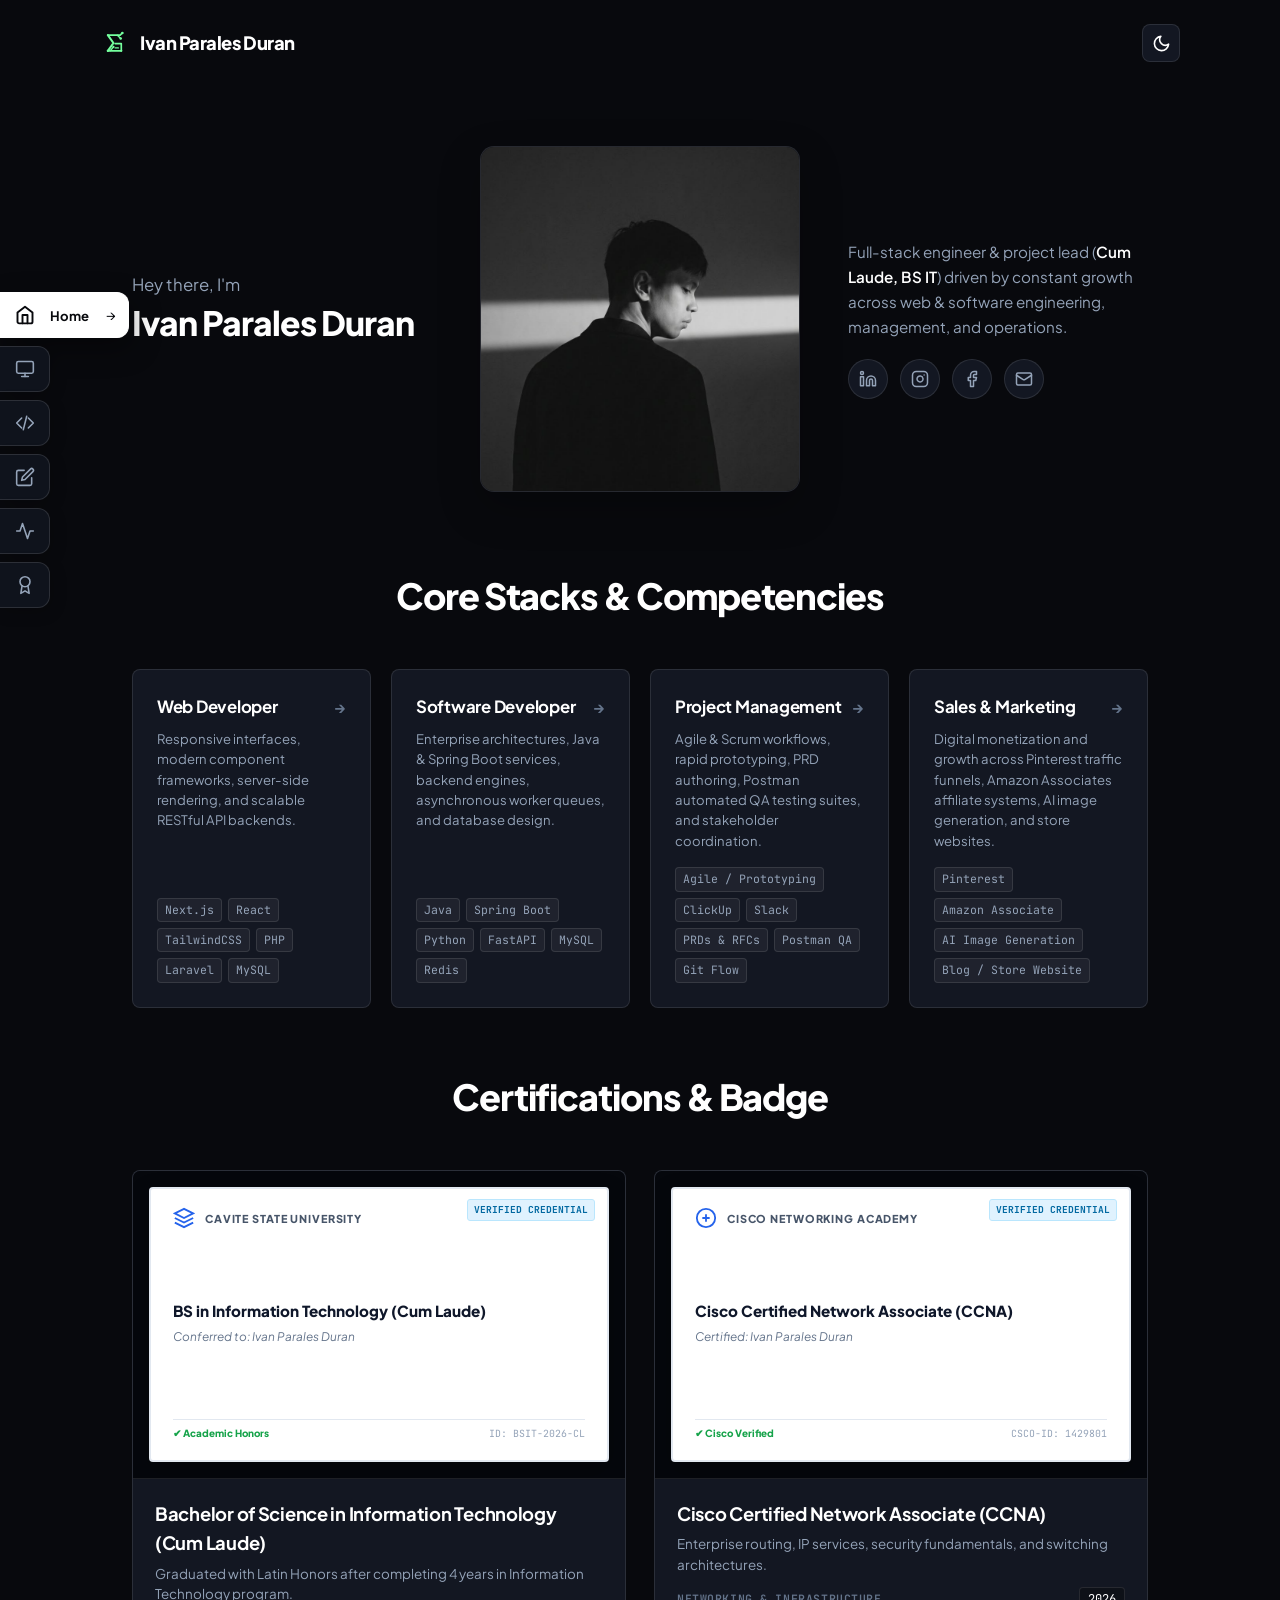
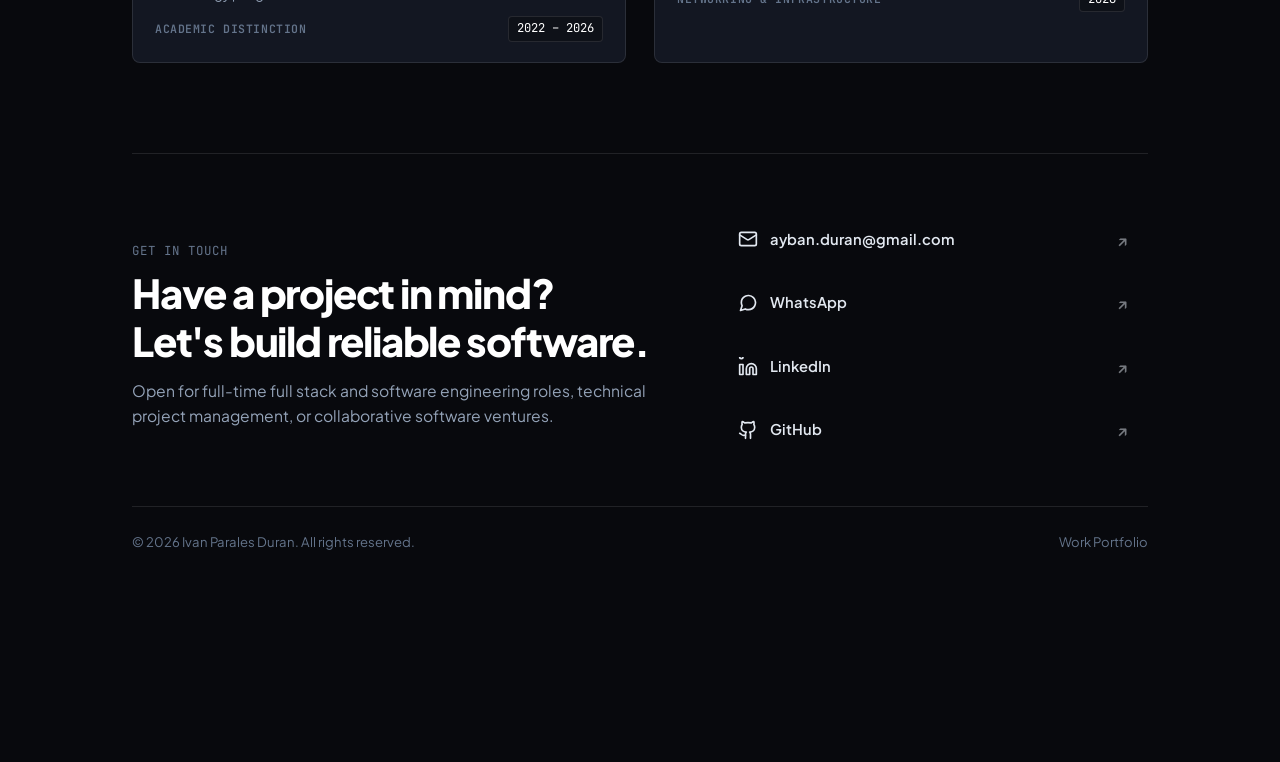
<file: index.html>
<!doctype html>
<html lang="en" data-theme="dark">
  <head>
    <meta charset="utf-8">
    <meta name="viewport" content="width=device-width, initial-scale=1">
    <meta name="description" content="Portfolio of Ivan Parales Duran — Full Stack Engineer, Software Developer & Project Lead.">
    <title>Ivan Parales Duran | Full Stack Engineer &amp; Project Lead</title>
    <link rel="icon" type="image/svg+xml" href="assets/logo.svg">
    <link rel="preconnect" href="https://fonts.googleapis.com">
    <link rel="preconnect" href="https://fonts.gstatic.com" crossorigin>
    <link href="https://fonts.googleapis.com/css2?family=JetBrains+Mono:wght@400;500;600&family=Plus+Jakarta+Sans:wght@300;400;500;600;700;800&display=swap" rel="stylesheet">
    <link rel="stylesheet" href="styles.css">
    <script>
      (function() {
        const savedTheme = localStorage.getItem("ivan_portfolio_theme") || "dark";
        document.documentElement.setAttribute("data-theme", savedTheme);
      })();
    </script>
  </head>
  <body>

    <!-- Left-Stuck Side Navigation Dock (Zero Left Gap) -->
    <aside class="side-nav-dock" data-side-nav aria-label="Main Navigation">
      <nav class="side-nav-rail">
        <!-- Item 1: Home -->
        <a href="index.html" class="side-nav-item is-active" data-page="home" aria-label="Go to Home">
          <span class="nav-icon-box" aria-hidden="true">
            <svg viewBox="0 0 24 24" fill="none" stroke="currentColor" stroke-width="2" stroke-linecap="round" stroke-linejoin="round">
              <path d="m3 9 9-7 9 7v11a2 2 0 0 1-2 2H5a2 2 0 0 1-2-2z"/>
              <polyline points="9 22 9 12 15 12 15 22"/>
            </svg>
          </span>
          <span class="nav-label">Home</span>
          <span class="nav-arrow" aria-hidden="true">→</span>
        </a>

        <!-- Item 2: Web Development -->
        <a href="web-development.html" class="side-nav-item" data-page="web-development" aria-label="Go to Web Development">
          <span class="nav-icon-box" aria-hidden="true">
            <svg viewBox="0 0 24 24" fill="none" stroke="currentColor" stroke-width="2" stroke-linecap="round" stroke-linejoin="round">
              <rect width="20" height="14" x="2" y="3" rx="2"/>
              <line x1="8" x2="16" y1="21" y2="21"/>
              <line x1="12" x2="12" y1="17" y2="21"/>
            </svg>
          </span>
          <span class="nav-label">Web Development</span>
          <span class="nav-arrow" aria-hidden="true">→</span>
        </a>

        <!-- Item 3: Software Development -->
        <a href="software-development.html" class="side-nav-item" data-page="software-development" aria-label="Go to Software Development">
          <span class="nav-icon-box" aria-hidden="true">
            <svg viewBox="0 0 24 24" fill="none" stroke="currentColor" stroke-width="2" stroke-linecap="round" stroke-linejoin="round">
              <polyline points="16 18 22 12 16 6"/>
              <polyline points="8 6 2 12 8 18"/>
              <line x1="14" x2="10" y1="4" y2="20"/>
            </svg>
          </span>
          <span class="nav-label">Software Development</span>
          <span class="nav-arrow" aria-hidden="true">→</span>
        </a>

        <!-- Item 4: Project Management -->
        <a href="project-management.html" class="side-nav-item" data-page="project-management" aria-label="Go to Project Management">
          <span class="nav-icon-box" aria-hidden="true">
            <svg viewBox="0 0 24 24" fill="none" stroke="currentColor" stroke-width="2" stroke-linecap="round" stroke-linejoin="round">
              <path d="M11 4H4a2 2 0 0 0-2 2v14a2 2 0 0 0 2 2h14a2 2 0 0 0 2-2v-7"/>
              <path d="M18.5 2.5a2.121 2.121 0 0 1 3 3L12 15l-4 1 1-4 9.5-9.5z"/>
            </svg>
          </span>
          <span class="nav-label">Project Management</span>
          <span class="nav-arrow" aria-hidden="true">→</span>
        </a>

        <!-- Item 5: Sales & Marketing -->
        <a href="sales-marketing.html" class="side-nav-item" data-page="sales-marketing" aria-label="Go to Sales & Marketing">
          <span class="nav-icon-box" aria-hidden="true">
            <svg viewBox="0 0 24 24" fill="none" stroke="currentColor" stroke-width="2" stroke-linecap="round" stroke-linejoin="round">
              <path d="M22 12h-4l-3 9L9 3l-3 9H2"/>
            </svg>
          </span>
          <span class="nav-label">Sales &amp; Marketing</span>
          <span class="nav-arrow" aria-hidden="true">→</span>
        </a>

        <!-- Item 6: Certification & Badge -->
        <a href="certification-badge.html" class="side-nav-item" data-page="certification-badge" aria-label="Go to Certification &amp; Badge">
          <span class="nav-icon-box" aria-hidden="true">
            <svg viewBox="0 0 24 24" fill="none" stroke="currentColor" stroke-width="2" stroke-linecap="round" stroke-linejoin="round">
              <circle cx="12" cy="8" r="6"/>
              <path d="M15.477 12.89 17 22l-5-3-5 3 1.523-9.11"/>
            </svg>
          </span>
          <span class="nav-label">Certification &amp; Badge</span>
          <span class="nav-arrow" aria-hidden="true">→</span>
        </a>
      </nav>
    </aside>

    <!-- Top Minimalist Header (Logo + Full Name + Line SVG Theme Toggle) -->
    <header class="site-header" data-header>
      <div class="header-inner">
        <a class="brand-title" href="index.html" aria-label="Ivan Parales Duran portfolio home">
          <img src="assets/logo.svg" alt="Ivan Logo" class="brand-logo" width="28" height="28">
          <span class="brand-bold">Ivan Parales Duran</span>
        </a>

        <div class="header-right-actions">
          <!-- Theme Toggle Switch with SVG icon matching navigation -->
          <button type="button" class="theme-toggle-btn" data-theme-toggle aria-label="Toggle dark and light theme">
            <!-- Sun SVG (shows in dark mode) -->
            <svg class="theme-icon icon-sun" viewBox="0 0 24 24" fill="none" stroke="currentColor" stroke-width="2" stroke-linecap="round" stroke-linejoin="round" aria-hidden="true">
              <circle cx="12" cy="12" r="5"/>
              <line x1="12" y1="1" x2="12" y2="3"/>
              <line x1="12" y1="21" x2="12" y2="23"/>
              <line x1="4.22" y1="4.22" x2="5.64" y2="5.64"/>
              <line x1="18.36" y1="18.36" x2="19.78" y2="19.78"/>
              <line x1="1" y1="12" x2="3" y2="12"/>
              <line x1="21" y1="12" x2="23" y2="12"/>
              <line x1="4.22" y1="19.78" x2="5.64" y2="18.36"/>
              <line x1="18.36" y1="5.64" x2="19.78" y2="4.22"/>
            </svg>
            <!-- Moon SVG (shows in light mode) -->
            <svg class="theme-icon icon-moon" viewBox="0 0 24 24" fill="none" stroke="currentColor" stroke-width="2" stroke-linecap="round" stroke-linejoin="round" aria-hidden="true">
              <path d="M21 12.79A9 9 0 1 1 11.21 3 7 7 0 0 0 21 12.79z"/>
            </svg>
          </button>
        </div>
      </div>
    </header>

    <!-- Main Container -->
    <main class="main-wrapper" id="main-content">

      <!-- ============================================== -->
      <!-- SECTION: HOME HERO                             -->
      <!-- ============================================== -->
      <section class="editorial-section" id="home">
        
        <!-- 3-Column Editorial Hero Layout (Dennis Cowden style) -->
        <div class="hero-editorial-grid">
          <!-- Left Column -->
          <div class="hero-col hero-col-left">
            <span class="hero-intro-text">Hey there, I'm</span>
            <h1 class="hero-name-heading">Ivan Parales Duran</h1>
          </div>

          <!-- Center Column (Framed Portrait Photo) -->
          <div class="hero-col hero-col-center">
            <div class="portrait-photo-box">
              <img src="assets/pfp.jfif" alt="Ivan Parales Duran" class="portrait-img" loading="eager">
            </div>
          </div>

          <!-- Right Column (Short Bio & Socials Row) -->
          <div class="hero-col hero-col-right">
            <p class="hero-editorial-bio">
              Full-stack engineer &amp; project lead (<em>Cum Laude, BS IT</em>) driven by constant growth across web &amp; software engineering, management, and operations.
            </p>

            <!-- Socials Icon Row (Replacing Contact Button) -->
            <div class="hero-socials-row" aria-label="Social Profiles">
              <!-- LinkedIn -->
              <a href="https://www.linkedin.com/in/duran-ivan/" target="_blank" rel="noreferrer" class="social-icon-btn" aria-label="Visit Ivan's LinkedIn Profile">
                <svg viewBox="0 0 24 24" fill="none" stroke="currentColor" stroke-width="2" stroke-linecap="round" stroke-linejoin="round">
                  <path d="M16 8a6 6 0 0 1 6 6v7h-4v-7a2 2 0 0 0-2-2 2 2 0 0 0-2 2v7h-4v-7a6 6 0 0 1 6-6z"/>
                  <rect width="4" height="12" x="2" y="9"/>
                  <circle cx="4" cy="4" r="2"/>
                </svg>
              </a>

              <!-- Instagram -->
              <a href="https://instagram.com/" target="_blank" rel="noreferrer" class="social-icon-btn" aria-label="Visit Ivan's Instagram">
                <svg viewBox="0 0 24 24" fill="none" stroke="currentColor" stroke-width="2" stroke-linecap="round" stroke-linejoin="round">
                  <rect width="20" height="20" x="2" y="2" rx="5" ry="5"/>
                  <path d="M16 11.37A4 4 0 1 1 12.63 8 4 4 0 0 1 16 11.37z"/>
                  <line x1="17.5" x2="17.51" y1="6.5" y2="6.5"/>
                </svg>
              </a>

              <!-- Facebook -->
              <a href="https://facebook.com/" target="_blank" rel="noreferrer" class="social-icon-btn" aria-label="Visit Ivan's Facebook">
                <svg viewBox="0 0 24 24" fill="none" stroke="currentColor" stroke-width="2" stroke-linecap="round" stroke-linejoin="round">
                  <path d="M18 2h-3a5 5 0 0 0-5 5v3H7v4h3v8h4v-8h3l1-4h-4V7a1 1 0 0 1 1-1h3z"/>
                </svg>
              </a>

              <!-- Email -->
              <a href="mailto:ayban.duran@gmail.com" class="social-icon-btn" aria-label="Send Ivan an Email">
                <svg viewBox="0 0 24 24" fill="none" stroke="currentColor" stroke-width="2" stroke-linecap="round" stroke-linejoin="round">
                  <rect width="20" height="16" x="2" y="4" rx="2"/>
                  <path d="m22 7-8.97 5.7a1.94 1.94 0 0 1-2.06 0L2 7"/>
                </svg>
              </a>
            </div>
          </div>
        </div>


        <!-- Core Stacks & Competencies (Web, Software, PM, Sales & Marketing) -->
        <div class="editorial-sub-block" id="competencies">
          <div class="section-title-wrap">
            <h2 class="editorial-section-title">Core Stacks &amp; Competencies</h2>
          </div>

          <div class="competency-editorial-grid">
            <!-- Web Developer -->
            <a href="web-development.html" class="comp-card" aria-label="Explore Web Development">
              <h3 class="comp-title">
                <span>Web Developer</span>
                <span class="comp-card-arrow" aria-hidden="true">→</span>
              </h3>
              <p class="comp-desc">Responsive interfaces, modern component frameworks, server-side rendering, and scalable RESTful API backends.</p>
              <div class="comp-chips">
                <span>Next.js</span>
                <span>React</span>
                <span>TailwindCSS</span>
                <span>PHP</span>
                <span>Laravel</span>
                <span>MySQL</span>
              </div>
            </a>

            <!-- Software Developer -->
            <a href="software-development.html" class="comp-card" aria-label="Explore Software Development">
              <h3 class="comp-title">
                <span>Software Developer</span>
                <span class="comp-card-arrow" aria-hidden="true">→</span>
              </h3>
              <p class="comp-desc">Enterprise architectures, Java &amp; Spring Boot services, backend engines, asynchronous worker queues, and database design.</p>
              <div class="comp-chips">
                <span>Java</span>
                <span>Spring Boot</span>
                <span>Python</span>
                <span>FastAPI</span>
                <span>MySQL</span>
                <span>Redis</span>
              </div>
            </a>

            <!-- Project Management -->
            <a href="project-management.html" class="comp-card" aria-label="Explore Project Management">
              <h3 class="comp-title">
                <span>Project Management</span>
                <span class="comp-card-arrow" aria-hidden="true">→</span>
              </h3>
              <p class="comp-desc">Agile &amp; Scrum workflows, rapid prototyping, PRD authoring, Postman automated QA testing suites, and stakeholder coordination.</p>
              <div class="comp-chips">
                <span>Agile / Prototyping</span>
                <span>ClickUp</span>
                <span>Slack</span>
                <span>PRDs &amp; RFCs</span>
                <span>Postman QA</span>
                <span>Git Flow</span>
              </div>
            </a>

            <!-- Sales & Marketing -->
            <a href="sales-marketing.html" class="comp-card" aria-label="Explore Sales & Marketing">
              <h3 class="comp-title">
                <span>Sales &amp; Marketing</span>
                <span class="comp-card-arrow" aria-hidden="true">→</span>
              </h3>
              <p class="comp-desc">Digital monetization and growth across Pinterest traffic funnels, Amazon Associates affiliate systems, AI image generation, and store websites.</p>
              <div class="comp-chips">
                <span>Pinterest</span>
                <span>Amazon Associate</span>
                <span>AI Image Generation</span>
                <span>Blog / Store Website</span>
              </div>
            </a>
          </div>
        </div>

        <!-- Main Page: Certifications & Badge -->
        <div class="editorial-sub-block">
          <div class="section-title-wrap">
            <h2 class="editorial-section-title">Certifications &amp; Badge</h2>
          </div>

          <div class="cert-picture-grid">
            <!-- Cert 1: Cum Laude Diploma -->
            <article class="cert-picture-card">
              <div class="cert-frame-preview">
                <div class="sample-cert-sheet">
                  <span class="cert-sample-badge">Verified Credential</span>
                  <div class="cert-sheet-top">
                    <svg class="cert-sheet-crest" viewBox="0 0 24 24" fill="none" stroke="currentColor" stroke-width="2">
                      <path d="M12 2L2 7l10 5 10-5-10-5zM2 17l10 5 10-5M2 12l10 5 10-5"/>
                    </svg>
                    <span class="cert-sheet-org">Cavite State University</span>
                  </div>
                  <div class="cert-sheet-mid">
                    <h4 class="cert-sheet-cert-title">BS in Information Technology (Cum Laude)</h4>
                    <span class="cert-sheet-recipient">Conferred to: Ivan Parales Duran</span>
                  </div>
                  <div class="cert-sheet-bottom">
                    <span class="cert-sheet-seal-badge">✔ Academic Honors</span>
                    <span class="cert-sheet-id">ID: BSIT-2026-CL</span>
                  </div>
                </div>
              </div>
              <div class="cert-picture-meta">
                <h3 class="cert-picture-title">Bachelor of Science in Information Technology (Cum Laude)</h3>
                <p class="cert-picture-desc">Graduated with Latin Honors after completing 4 years in Information Technology program.</p>
                <div class="cert-picture-footer">
                  <span class="cert-tag">Academic Distinction</span>
                  <span class="cert-year">2022 – 2026</span>
                </div>
              </div>
            </article>

            <!-- Cert 2: Cisco CCNA -->
            <article class="cert-picture-card">
              <div class="cert-frame-preview">
                <div class="sample-cert-sheet">
                  <span class="cert-sample-badge">Verified Credential</span>
                  <div class="cert-sheet-top">
                    <svg class="cert-sheet-crest" viewBox="0 0 24 24" fill="none" stroke="currentColor" stroke-width="2">
                      <circle cx="12" cy="12" r="10"/>
                      <path d="M8 12h8M12 8v8"/>
                    </svg>
                    <span class="cert-sheet-org">Cisco Networking Academy</span>
                  </div>
                  <div class="cert-sheet-mid">
                    <h4 class="cert-sheet-cert-title">Cisco Certified Network Associate (CCNA)</h4>
                    <span class="cert-sheet-recipient">Certified: Ivan Parales Duran</span>
                  </div>
                  <div class="cert-sheet-bottom">
                    <span class="cert-sheet-seal-badge">✔ Cisco Verified</span>
                    <span class="cert-sheet-id">CSCO-ID: 1429801</span>
                  </div>
                </div>
              </div>
              <div class="cert-picture-meta">
                <h3 class="cert-picture-title">Cisco Certified Network Associate (CCNA)</h3>
                <p class="cert-picture-desc">Enterprise routing, IP services, security fundamentals, and switching architectures.</p>
                <div class="cert-picture-footer">
                  <span class="cert-tag">Networking &amp; Infrastructure</span>
                  <span class="cert-year">2026</span>
                </div>
              </div>
            </article>
          </div>
        </div>
      </section>

      <!-- ============================================== -->
      <!-- SECTION: CONTACT & FOOTER                      -->
      <!-- ============================================== -->
      <section class="editorial-section contact-block" id="contact">
        <div class="contact-editorial-content">
          <div class="contact-left-info">
            <span class="contact-eyebrow">Get in touch</span>
            <h2 class="contact-huge-title">Have a project in mind?<br>Let's build reliable software.</h2>
            <p class="contact-subtext">
              Open for full-time full stack and software engineering roles, technical project management, or collaborative software ventures.
            </p>
          </div>

          <div class="contact-buttons-stack">
            <a href="mailto:ayban.duran@gmail.com" class="btn-contact-stack btn-editorial-solid" aria-label="Send email to Ivan Parales Duran">
              <svg class="contact-btn-icon" viewBox="0 0 24 24" fill="none" stroke="currentColor" stroke-width="2" stroke-linecap="round" stroke-linejoin="round" aria-hidden="true">
                <rect width="20" height="16" x="2" y="4" rx="2"/>
                <path d="m22 7-8.97 5.7a1.94 1.94 0 0 1-2.06 0L2 7"/>
              </svg>
              <span class="btn-text">ayban.duran@gmail.com</span>
              <span class="btn-arrow" aria-hidden="true">↗</span>
            </a>

            <a href="https://wa.me/639919048089" target="_blank" rel="noreferrer" class="btn-contact-stack btn-editorial-outline" aria-label="Chat on WhatsApp">
              <svg class="contact-btn-icon" viewBox="0 0 24 24" fill="none" stroke="currentColor" stroke-width="2" stroke-linecap="round" stroke-linejoin="round" aria-hidden="true">
                <path d="M21 11.5a8.38 8.38 0 0 1-.9 3.8 8.5 8.5 0 0 1-7.6 4.7 8.38 8.38 0 0 1-3.8-.9L3 21l1.9-5.7a8.38 8.38 0 0 1-.9-3.8 8.5 8.5 0 0 1 4.7-7.6 8.38 8.38 0 0 1 3.8-.9h.5a8.48 8.48 0 0 1 8 8v.5z"/>
              </svg>
              <span class="btn-text">WhatsApp</span>
              <span class="btn-arrow" aria-hidden="true">↗</span>
            </a>

            <a href="https://www.linkedin.com/in/duran-ivan/" target="_blank" rel="noreferrer" class="btn-contact-stack btn-editorial-outline" aria-label="Connect on LinkedIn">
              <svg class="contact-btn-icon" viewBox="0 0 24 24" fill="none" stroke="currentColor" stroke-width="2" stroke-linecap="round" stroke-linejoin="round" aria-hidden="true">
                <path d="M16 8a6 6 0 0 1 6 6v7h-4v-7a2 2 0 0 0-2-2 2 2 0 0 0-2 2v7h-4v-7a6 6 0 0 1 6-6z"/>
                <rect width="4" height="12" x="2" y="9"/>
                <circle cx="4" r="2"/>
              </svg>
              <span class="btn-text">LinkedIn</span>
              <span class="btn-arrow" aria-hidden="true">↗</span>
            </a>

            <a href="https://github.com/sleepdeprive-gray" target="_blank" rel="noreferrer" class="btn-contact-stack btn-editorial-outline" aria-label="Visit GitHub Profile">
              <svg class="contact-btn-icon" viewBox="0 0 24 24" fill="none" stroke="currentColor" stroke-width="2" stroke-linecap="round" stroke-linejoin="round" aria-hidden="true">
                <path d="M15 22v-4a4.8 4.8 0 0 0-1-3.5c3 0 6-2 6-5.5.08-1.25-.27-2.48-1-3.5.28-1.15.28-2.35 0-3.5 0 0-1 0-3 1.5-2.64-.5-5.36-.5-8 0C6 2 5 2 5 2c-.3 1.15-.3 2.35 0 3.5A5.403 5.403 0 0 0 4 9c0 3.5 3 5.5 6 5.5-.39.49-.68 1.05-.85 1.65-.17.6-.22 1.23-.15 1.85v4"/>
                <path d="M9 18c-4.51 2-5-2-7-2"/>
              </svg>
              <span class="btn-text">GitHub</span>
              <span class="btn-arrow" aria-hidden="true">↗</span>
            </a>
          </div>
        </div>

        <div class="minimal-footer-line">
          <span>© <span data-year>2026</span> Ivan Parales Duran. All rights reserved.</span>
          <span>Work Portfolio</span>
        </div>
      </section>

    </main>

    <script src="script.js"></script>
  </body>
</html>
</file>
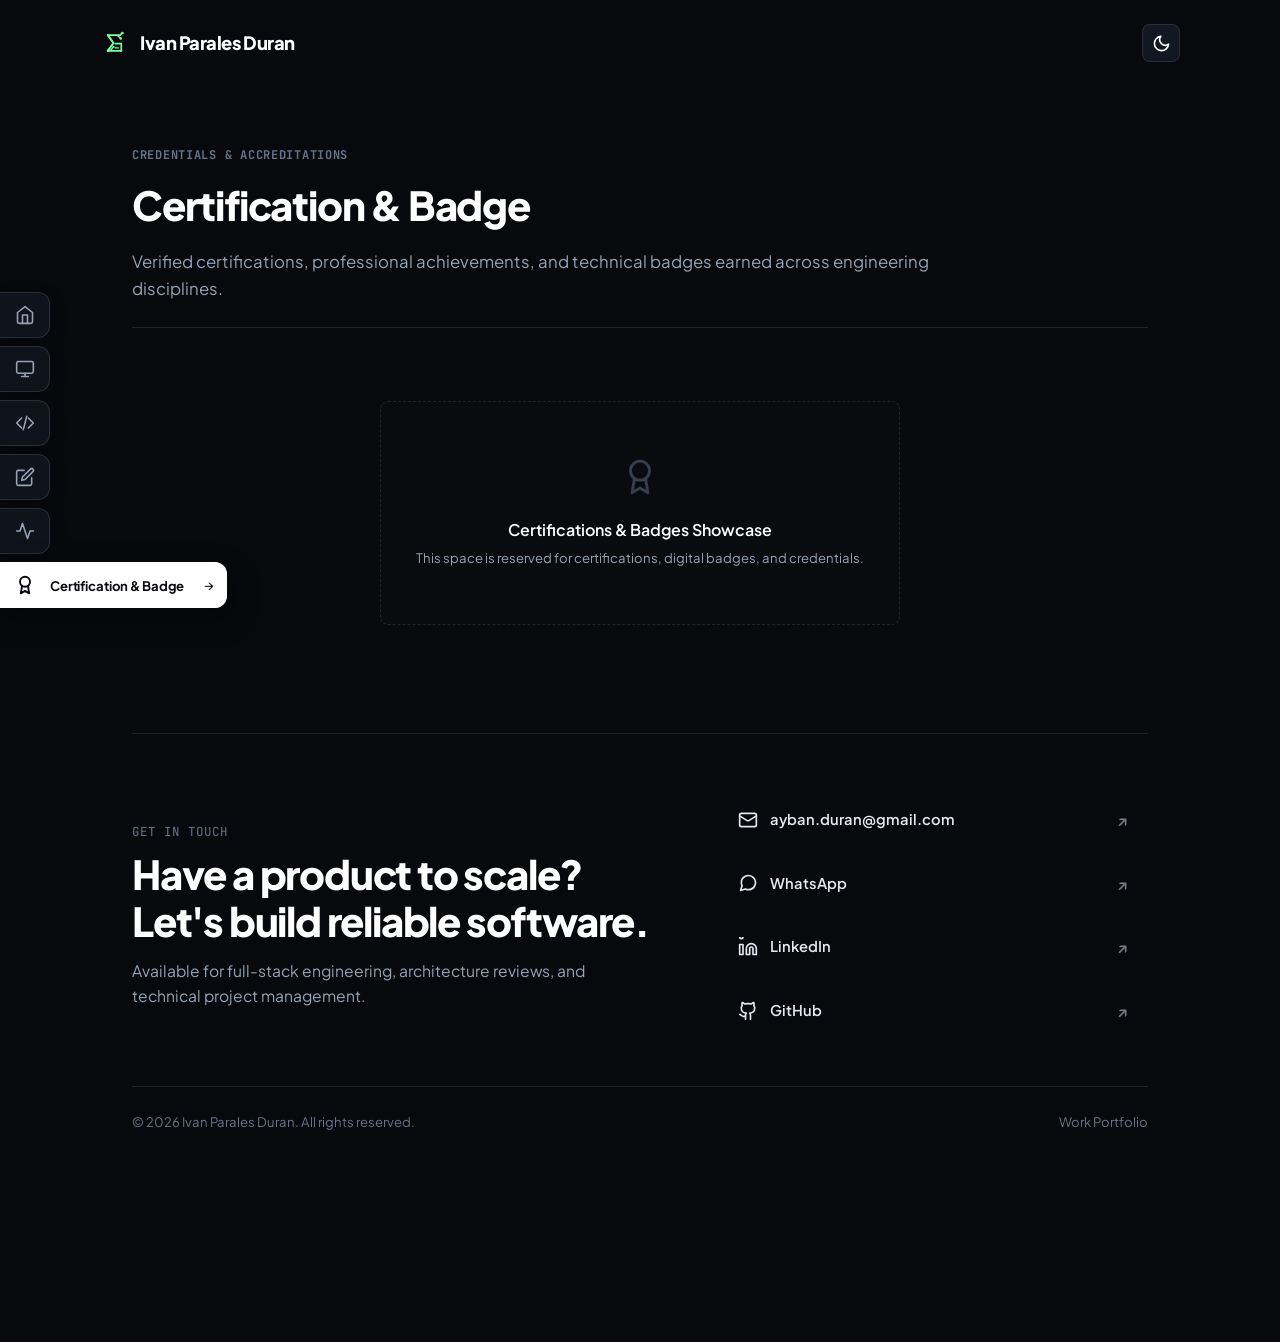
<file: certification-badge.html>
<!doctype html>
<html lang="en" data-theme="dark">
  <head>
    <meta charset="utf-8">
    <meta name="viewport" content="width=device-width, initial-scale=1">
    <meta name="description" content="Certifications & Badges portfolio of Ivan Parales Duran — Official Credentials and Verified Badges.">
    <title>Certification &amp; Badge | Ivan Parales Duran</title>
    <link rel="icon" type="image/svg+xml" href="assets/logo.svg">
    <link rel="preconnect" href="https://fonts.googleapis.com">
    <link rel="preconnect" href="https://fonts.gstatic.com" crossorigin>
    <link href="https://fonts.googleapis.com/css2?family=JetBrains+Mono:wght@400;500;600&family=Plus+Jakarta+Sans:wght@300;400;500;600;700;800&display=swap" rel="stylesheet">
    <link rel="stylesheet" href="styles.css">
    <script>
      (function() {
        const savedTheme = localStorage.getItem("ivan_portfolio_theme") || "dark";
        document.documentElement.setAttribute("data-theme", savedTheme);
      })();
    </script>
  </head>
  <body>

    <!-- Left-Stuck Side Navigation Dock (Zero Left Gap) -->
    <aside class="side-nav-dock" data-side-nav aria-label="Main Navigation">
      <nav class="side-nav-rail">
        <!-- Item 1: Home -->
        <a href="index.html" class="side-nav-item" data-page="home" aria-label="Go to Home">
          <span class="nav-icon-box" aria-hidden="true">
            <svg viewBox="0 0 24 24" fill="none" stroke="currentColor" stroke-width="2" stroke-linecap="round" stroke-linejoin="round">
              <path d="m3 9 9-7 9 7v11a2 2 0 0 1-2 2H5a2 2 0 0 1-2-2z"/>
              <polyline points="9 22 9 12 15 12 15 22"/>
            </svg>
          </span>
          <span class="nav-label">Home</span>
          <span class="nav-arrow" aria-hidden="true">→</span>
        </a>

        <!-- Item 2: Web Development -->
        <a href="web-development.html" class="side-nav-item" data-page="web-development" aria-label="Go to Web Development">
          <span class="nav-icon-box" aria-hidden="true">
            <svg viewBox="0 0 24 24" fill="none" stroke="currentColor" stroke-width="2" stroke-linecap="round" stroke-linejoin="round">
              <rect width="20" height="14" x="2" y="3" rx="2"/>
              <line x1="8" x2="16" y1="21" y2="21"/>
              <line x1="12" x2="12" y1="17" y2="21"/>
            </svg>
          </span>
          <span class="nav-label">Web Development</span>
          <span class="nav-arrow" aria-hidden="true">→</span>
        </a>

        <!-- Item 3: Software Development -->
        <a href="software-development.html" class="side-nav-item" data-page="software-development" aria-label="Go to Software Development">
          <span class="nav-icon-box" aria-hidden="true">
            <svg viewBox="0 0 24 24" fill="none" stroke="currentColor" stroke-width="2" stroke-linecap="round" stroke-linejoin="round">
              <polyline points="16 18 22 12 16 6"/>
              <polyline points="8 6 2 12 8 18"/>
              <line x1="14" x2="10" y1="4" y2="20"/>
            </svg>
          </span>
          <span class="nav-label">Software Development</span>
          <span class="nav-arrow" aria-hidden="true">→</span>
        </a>

        <!-- Item 4: Project Management -->
        <a href="project-management.html" class="side-nav-item" data-page="project-management" aria-label="Go to Project Management">
          <span class="nav-icon-box" aria-hidden="true">
            <svg viewBox="0 0 24 24" fill="none" stroke="currentColor" stroke-width="2" stroke-linecap="round" stroke-linejoin="round">
              <path d="M11 4H4a2 2 0 0 0-2 2v14a2 2 0 0 0 2 2h14a2 2 0 0 0 2-2v-7"/>
              <path d="M18.5 2.5a2.121 2.121 0 0 1 3 3L12 15l-4 1 1-4 9.5-9.5z"/>
            </svg>
          </span>
          <span class="nav-label">Project Management</span>
          <span class="nav-arrow" aria-hidden="true">→</span>
        </a>

        <!-- Item 5: Sales & Marketing -->
        <a href="sales-marketing.html" class="side-nav-item" data-page="sales-marketing" aria-label="Go to Sales & Marketing">
          <span class="nav-icon-box" aria-hidden="true">
            <svg viewBox="0 0 24 24" fill="none" stroke="currentColor" stroke-width="2" stroke-linecap="round" stroke-linejoin="round">
              <path d="M22 12h-4l-3 9L9 3l-3 9H2"/>
            </svg>
          </span>
          <span class="nav-label">Sales &amp; Marketing</span>
          <span class="nav-arrow" aria-hidden="true">→</span>
        </a>

        <!-- Item 6: Certification & Badge (Active) -->
        <a href="certification-badge.html" class="side-nav-item is-active" data-page="certification-badge" aria-label="Certification &amp; Badge Page">
          <span class="nav-icon-box" aria-hidden="true">
            <svg viewBox="0 0 24 24" fill="none" stroke="currentColor" stroke-width="2" stroke-linecap="round" stroke-linejoin="round">
              <circle cx="12" cy="8" r="6"/>
              <path d="M15.477 12.89 17 22l-5-3-5 3 1.523-9.11"/>
            </svg>
          </span>
          <span class="nav-label">Certification &amp; Badge</span>
          <span class="nav-arrow" aria-hidden="true">→</span>
        </a>
      </nav>
    </aside>

    <!-- Top Minimalist Header -->
    <header class="site-header" data-header>
      <div class="header-inner">
        <a class="brand-title" href="index.html" aria-label="Ivan Parales Duran portfolio home">
          <img src="assets/logo.svg" alt="Ivan Logo" class="brand-logo" width="28" height="28">
          <span class="brand-bold">Ivan Parales Duran</span>
        </a>

        <div class="header-right-actions">
          <button type="button" class="theme-toggle-btn" data-theme-toggle aria-label="Toggle dark and light theme">
            <!-- Moon SVG (shows in night/dark mode) -->
            <svg class="theme-icon icon-moon" viewBox="0 0 24 24" fill="none" stroke="currentColor" stroke-width="2" stroke-linecap="round" stroke-linejoin="round" aria-hidden="true">
              <path d="M21 12.79A9 9 0 1 1 11.21 3 7 7 0 0 0 21 12.79z"/>
            </svg>
            <!-- Sun SVG (shows in day/light mode) -->
            <svg class="theme-icon icon-sun" viewBox="0 0 24 24" fill="none" stroke="currentColor" stroke-width="2" stroke-linecap="round" stroke-linejoin="round" aria-hidden="true">
              <circle cx="12" cy="12" r="5"/><line x1="12" y1="1" x2="12" y2="3"/><line x1="12" y1="21" x2="12" y2="23"/><line x1="4.22" y1="4.22" x2="5.64" y2="5.64"/><line x1="18.36" y1="18.36" x2="19.78" y2="19.78"/><line x1="1" y1="12" x2="3" y2="12"/><line x1="21" y1="12" x2="23" y2="12"/><line x1="4.22" y1="19.78" x2="5.64" y2="18.36"/><line x1="18.36" y1="5.64" x2="19.78" y2="4.22"/>
            </svg>
          </button>
        </div>
      </div>
    </header>

    <!-- Main Container -->
    <main class="main-wrapper" id="main-content">
      <section class="editorial-section">
        <!-- Hero Banner -->
        <div class="discipline-hero-banner">
          <span class="section-kicker">Credentials &amp; Accreditations</span>
          <h1 class="discipline-page-title">Certification &amp; Badge</h1>
          <p class="discipline-page-summary">
            Verified certifications, professional achievements, and technical badges earned across engineering disciplines.
          </p>
        </div>

        <!-- Blank Content Area (Reserved for Upcoming Badges & Certificates) -->
        <div class="discipline-row-block" style="min-height: 280px; display: flex; align-items: center; justify-content: center; margin: 40px 0;">
          <div style="text-align: center; color: var(--text-subtle); padding: 56px 24px; border: 1px dashed var(--border-light); border-radius: var(--radius-sm); width: 100%; max-width: 520px; background: rgba(255, 255, 255, 0.01);">
            <svg style="width: 38px; height: 38px; margin-bottom: 14px; stroke: currentColor; opacity: 0.5;" viewBox="0 0 24 24" fill="none" stroke="currentColor" stroke-width="1.8" stroke-linecap="round" stroke-linejoin="round" aria-hidden="true">
              <circle cx="12" cy="8" r="6"/>
              <path d="M15.477 12.89 17 22l-5-3-5 3 1.523-9.11"/>
            </svg>
            <h3 style="font-size: 1rem; font-weight: 600; color: var(--text-main); margin-bottom: 6px;">Certifications &amp; Badges Showcase</h3>
            <p style="font-size: 0.82rem; color: var(--text-muted); margin: 0; line-height: 1.5;">This space is reserved for certifications, digital badges, and credentials.</p>
          </div>
        </div>

        <!-- Contact & Footer -->
        <div class="contact-block" id="contact">
          <div class="contact-editorial-content">
            <div class="contact-left-info">
              <span class="contact-eyebrow">Get in touch</span>
              <h2 class="contact-huge-title">Have a product to scale?<br>Let's build reliable software.</h2>
              <p class="contact-subtext">
                Available for full-stack engineering, architecture reviews, and technical project management.
              </p>
            </div>

            <div class="contact-buttons-stack">
              <a href="mailto:ayban.duran@gmail.com" class="btn-contact-stack btn-editorial-solid" aria-label="Send email to Ivan Parales Duran">
                <svg class="contact-btn-icon" viewBox="0 0 24 24" fill="none" stroke="currentColor" stroke-width="2" stroke-linecap="round" stroke-linejoin="round" aria-hidden="true">
                  <rect width="20" height="16" x="2" y="4" rx="2"/>
                  <path d="m22 7-8.97 5.7a1.94 1.94 0 0 1-2.06 0L2 7"/>
                </svg>
                <span class="btn-text">ayban.duran@gmail.com</span>
                <span class="btn-arrow" aria-hidden="true">↗</span>
              </a>

              <a href="https://wa.me/639919048089" target="_blank" rel="noreferrer" class="btn-contact-stack btn-editorial-outline" aria-label="Chat on WhatsApp">
                <svg class="contact-btn-icon" viewBox="0 0 24 24" fill="none" stroke="currentColor" stroke-width="2" stroke-linecap="round" stroke-linejoin="round" aria-hidden="true">
                  <path d="M21 11.5a8.38 8.38 0 0 1-.9 3.8 8.5 8.5 0 0 1-7.6 4.7 8.38 8.38 0 0 1-3.8-.9L3 21l1.9-5.7a8.38 8.38 0 0 1-.9-3.8 8.5 8.5 0 0 1 4.7-7.6 8.38 8.38 0 0 1 3.8-.9h.5a8.48 8.48 0 0 1 8 8v.5z"/>
                </svg>
                <span class="btn-text">WhatsApp</span>
                <span class="btn-arrow" aria-hidden="true">↗</span>
              </a>

              <a href="https://www.linkedin.com/in/duran-ivan/" target="_blank" rel="noreferrer" class="btn-contact-stack btn-editorial-outline" aria-label="Connect on LinkedIn">
                <svg class="contact-btn-icon" viewBox="0 0 24 24" fill="none" stroke="currentColor" stroke-width="2" stroke-linecap="round" stroke-linejoin="round" aria-hidden="true">
                  <path d="M16 8a6 6 0 0 1 6 6v7h-4v-7a2 2 0 0 0-2-2 2 2 0 0 0-2 2v7h-4v-7a6 6 0 0 1 6-6z"/>
                  <rect width="4" height="12" x="2" y="9"/>
                  <circle cx="4" r="2"/>
                </svg>
                <span class="btn-text">LinkedIn</span>
                <span class="btn-arrow" aria-hidden="true">↗</span>
              </a>

              <a href="https://github.com/sleepdeprive-gray" target="_blank" rel="noreferrer" class="btn-contact-stack btn-editorial-outline" aria-label="Visit GitHub Profile">
                <svg class="contact-btn-icon" viewBox="0 0 24 24" fill="none" stroke="currentColor" stroke-width="2" stroke-linecap="round" stroke-linejoin="round" aria-hidden="true">
                  <path d="M15 22v-4a4.8 4.8 0 0 0-1-3.5c3 0 6-2 6-5.5.08-1.25-.27-2.48-1-3.5.28-1.15.28-2.35 0-3.5 0 0-1 0-3 1.5-2.64-.5-5.36-.5-8 0C6 2 5 2 5 2c-.3 1.15-.3 2.35 0 3.5A5.403 5.403 0 0 0 4 9c0 3.5 3 5.5 6 5.5-.39.49-.68 1.05-.85 1.65-.17.6-.22 1.23-.15 1.85v4"/>
                  <path d="M9 18c-4.51 2-5-2-7-2"/>
                </svg>
                <span class="btn-text">GitHub</span>
                <span class="btn-arrow" aria-hidden="true">↗</span>
              </a>
            </div>
          </div>
          <div class="minimal-footer-line">
            <span>© <span data-year>2026</span> Ivan Parales Duran. All rights reserved.</span>
            <span>Work Portfolio</span>
          </div>
        </div>
      </section>
    </main>

    <script src="script.js"></script>
  </body>
</html>
</file>
<file: styles.css>
/* ==========================================================================
   Ivan Parales Duran Portfolio — Modular Stylesheet Architecture
   ========================================================================== */

@import url("css/base.css");
@import url("css/gauge.css");
@import url("css/home.css");
@import url("css/discipline.css");
</file>
